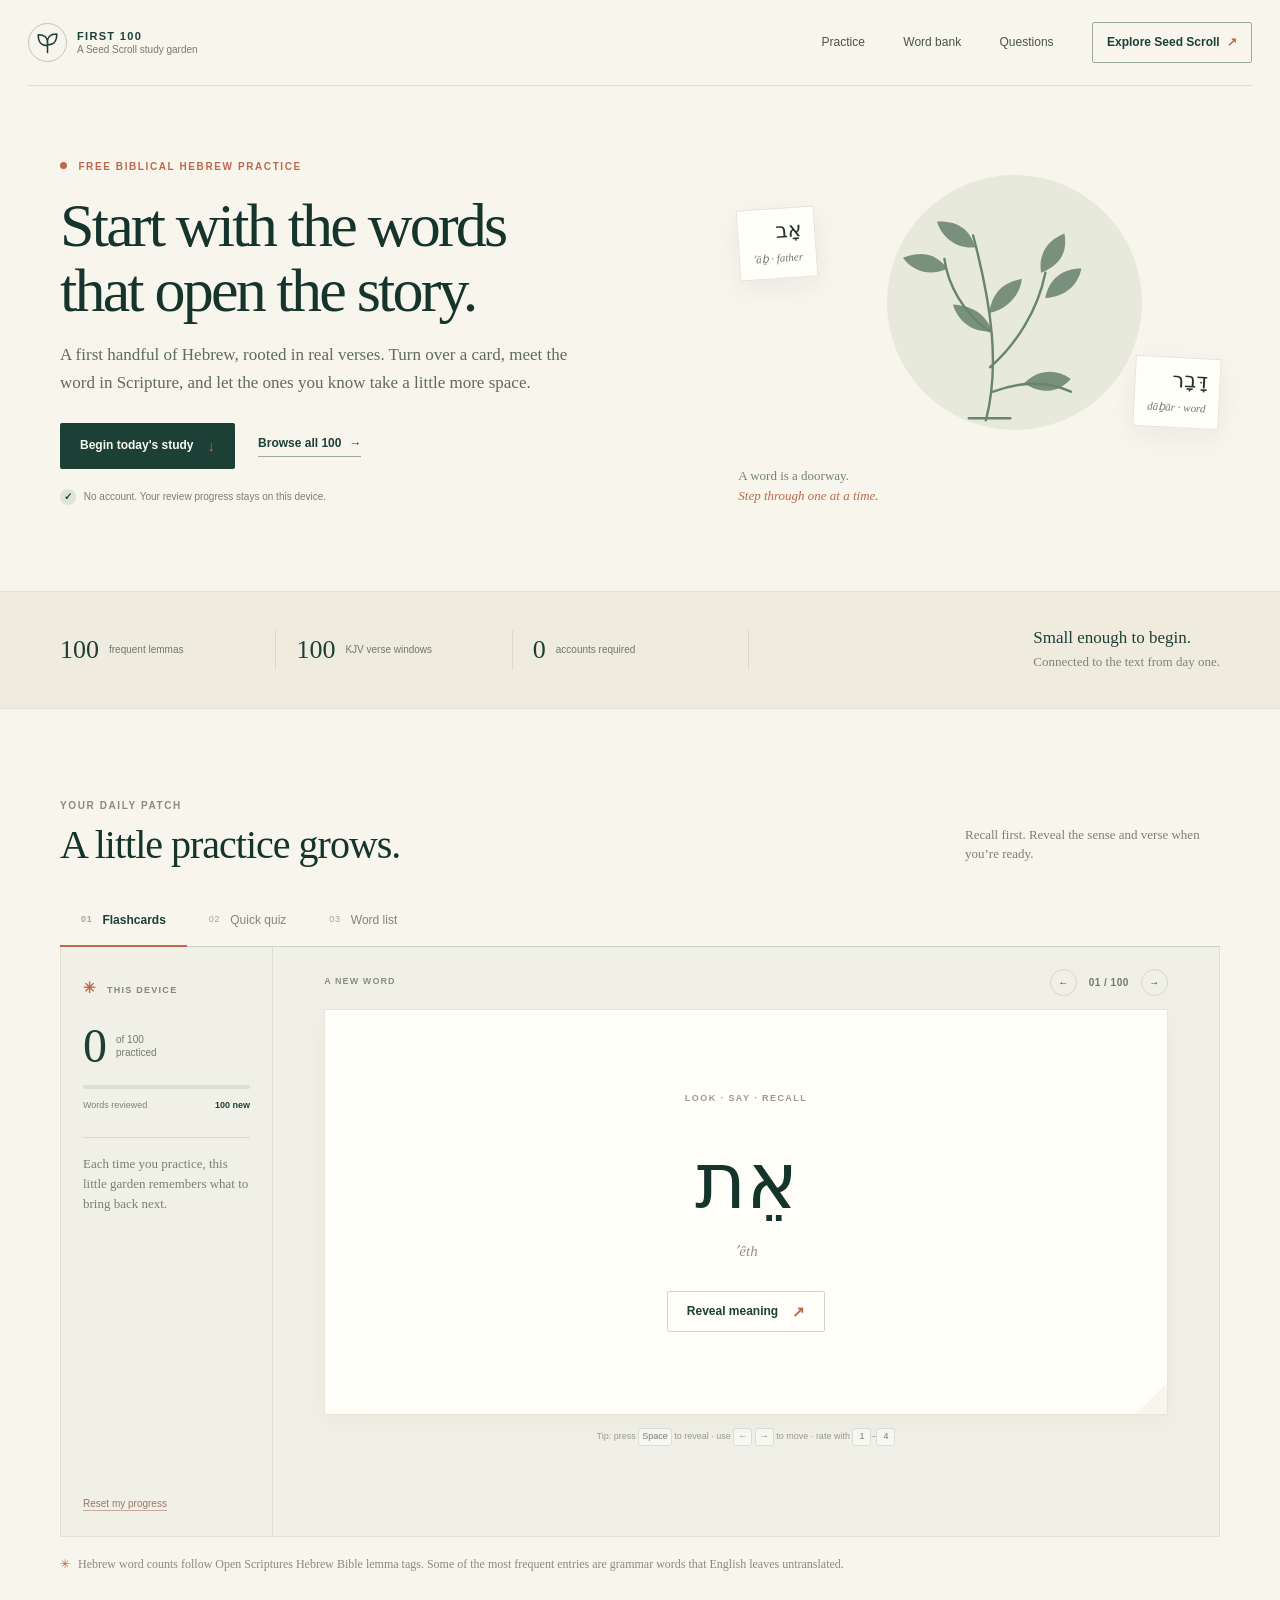
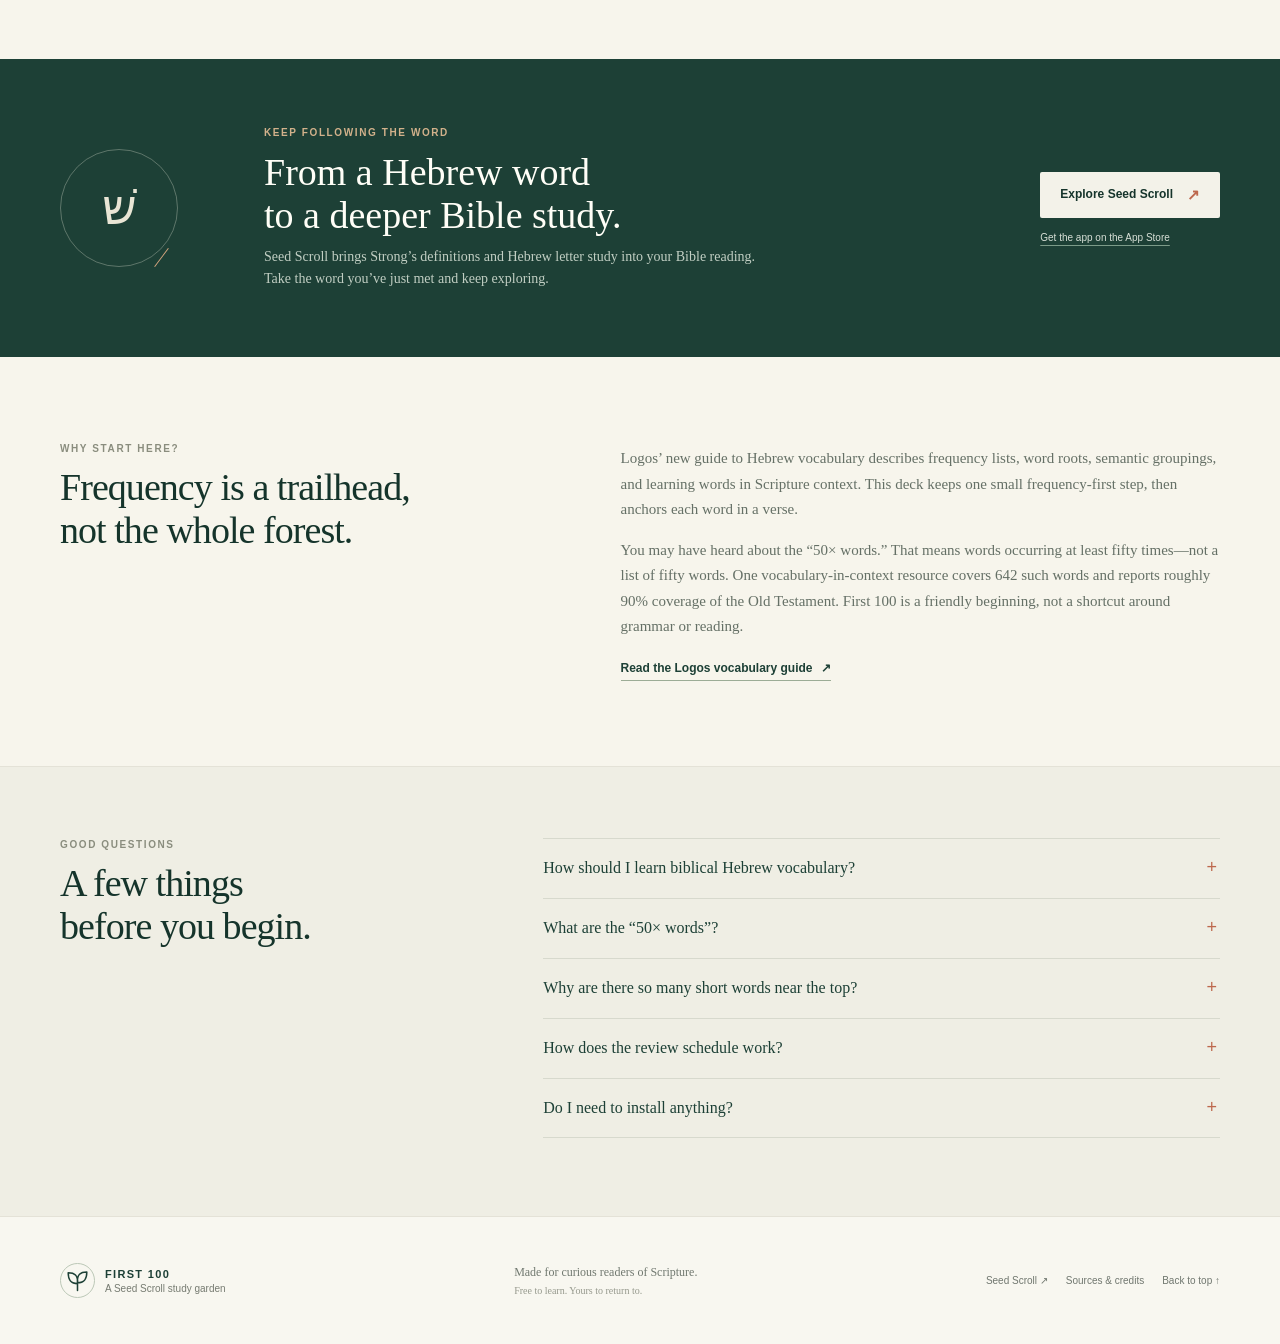
<file: site/index.html>
<!doctype html>
<html lang="en">
  <head>
    <meta charset="utf-8">
    <meta name="viewport" content="width=device-width, initial-scale=1">
    <meta name="theme-color" content="#f7f5ec">
    <meta name="description" content="Learn the 100 most frequent biblical Hebrew lemmas with pointed Hebrew, transliteration, Strong's numbers, KJV examples, flashcards, and a free spaced-review trainer.">
    <meta property="og:type" content="website">
    <meta property="og:title" content="First 100 — Biblical Hebrew Vocabulary Trainer">
    <meta property="og:description" content="A small, free Hebrew vocabulary deck with real Scripture context and a gentle spaced-review rhythm.">
    <title>First 100 — Free Biblical Hebrew Vocabulary Trainer</title>
    <link rel="canonical" href="https://kristinejvargas-design.github.io/word-garden-hebrew-100/">
    <link rel="icon" href="data:image/svg+xml,%3Csvg xmlns='http://www.w3.org/2000/svg' viewBox='0 0 64 64'%3E%3Crect width='64' height='64' rx='18' fill='%231d4036'/%3E%3Cpath d='M32 49V25m0 8c-13 0-16-8-16-16 11 0 17 4 16 16Zm0 8c13 0 16-8 16-16-11 0-17 4-16 16Z' fill='none' stroke='%23f4ead3' stroke-linecap='round' stroke-linejoin='round' stroke-width='3'/%3E%3C/svg%3E">
    <link rel="stylesheet" href="styles.css">
    <script type="application/ld+json">
      {
        "@context": "https://schema.org",
        "@type": "WebApplication",
        "name": "First 100 Biblical Hebrew Vocabulary Trainer",
        "applicationCategory": "EducationalApplication",
        "operatingSystem": "Any",
        "isAccessibleForFree": true,
        "description": "A free study tool for the 100 most frequent biblical Hebrew lemmas, with flashcards, a quiz, and spaced repetition stored on the learner's device.",
        "offers": { "@type": "Offer", "price": "0", "priceCurrency": "USD" },
        "publisher": { "@type": "Organization", "name": "Seed Scroll", "url": "https://seedscroll.app" }
      }
    </script>
    <script type="application/ld+json">
      {
        "@context": "https://schema.org",
        "@type": "FAQPage",
        "mainEntity": [
          { "@type": "Question", "name": "How should I learn biblical Hebrew vocabulary?", "acceptedAnswer": { "@type": "Answer", "text": "Use active recall: look at the pointed Hebrew, try to remember the meaning, then reveal it. Short, regular sessions and spaced review help words stick. Seeing a word in a verse also gives the gloss a place to live." } },
          { "@type": "Question", "name": "What are the 50× words?", "acceptedAnswer": { "@type": "Answer", "text": "It is a frequency threshold: words appearing at least 50 times in the Hebrew Bible. Logos describes a separate vocabulary-in-context resource with 642 non-proper-name words at that threshold and reports about 90% coverage. This 100-word starter set is not the same list or coverage claim." } },
          { "@type": "Question", "name": "Why are there so many short words near the top?", "acceptedAnswer": { "@type": "Answer", "text": "High-frequency lists include particles, pronouns, and conjunctions. Some Hebrew words have no single English equivalent, and Hebrew can attach short prefixes to a word. Attached forms are grouped with their base Strong’s lemma." } },
          { "@type": "Question", "name": "How does the review schedule work?", "acceptedAnswer": { "@type": "Answer", "text": "After revealing a card, choose Again, Hard, Good, or Easy. The next review is scheduled later each time. Your schedule is saved in this browser on this device; it is not sent to an account." } },
          { "@type": "Question", "name": "Do I need to install anything?", "acceptedAnswer": { "@type": "Answer", "text": "No. The trainer runs in your browser and is free to use. A connection is needed the first time to load the vocabulary file; review progress stays local in your browser storage." } }
        ]
      }
    </script>
  </head>
  <body>
    <a class="skip-link" href="#practice">Skip to the trainer</a>
    <header class="site-header">
      <a class="brand" href="#top" aria-label="First 100 home">
        <span class="brand-mark" aria-hidden="true">
          <svg viewBox="0 0 40 40" fill="none"><path d="M20 33V17m0 7C10 24 8 18 8 10c8 0 13 3 12 14Zm0-1c10 0 12-6 12-14-8 0-13 3-12 14Z" stroke="currentColor" stroke-width="2" stroke-linecap="round" stroke-linejoin="round"/></svg>
        </span>
        <span class="brand-text"><strong>FIRST 100</strong><small>A Seed Scroll study garden</small></span>
      </a>
      <nav class="main-nav" aria-label="Main navigation">
        <a href="#practice">Practice</a>
        <a href="#wordbank">Word bank</a>
        <a href="#questions">Questions</a>
        <a class="nav-cta" href="https://seedscroll.app/?utm_source=hebrew-word-garden&amp;utm_medium=site&amp;utm_campaign=first-100" target="_blank" rel="noopener">Explore Seed Scroll <span aria-hidden="true">↗</span></a>
      </nav>
      <button class="menu-toggle" type="button" aria-expanded="false" aria-controls="mobile-menu" aria-label="Open menu">
        <span></span><span></span>
      </button>
      <nav class="mobile-menu" id="mobile-menu" aria-label="Mobile navigation" hidden>
        <a href="#practice">Practice</a><a href="#wordbank">Word bank</a><a href="#questions">Questions</a>
        <a href="https://seedscroll.app/?utm_source=hebrew-word-garden&amp;utm_medium=site&amp;utm_campaign=first-100" target="_blank" rel="noopener">Explore Seed Scroll ↗</a>
      </nav>
    </header>

    <main id="top">
      <section class="hero page-wrap" aria-labelledby="hero-title">
        <div class="hero-copy">
          <p class="eyebrow"><span class="eyebrow-dot"></span> FREE BIBLICAL HEBREW PRACTICE</p>
          <h1 id="hero-title">Start with the words<br class="desktop-break"> that open the story.</h1>
          <p class="hero-intro">A first handful of Hebrew, rooted in real verses. Turn over a card, meet the word in Scripture, and let the ones you know take a little more space.</p>
          <div class="hero-actions">
            <a class="button button-dark" href="#practice" id="start-practice">Begin today's study <span aria-hidden="true">↓</span></a>
            <a class="text-link" href="#wordbank">Browse all 100 <span aria-hidden="true">→</span></a>
          </div>
          <p class="local-note"><span class="local-check" aria-hidden="true">✓</span> No account. Your review progress stays on this device.</p>
        </div>
        <div class="hero-art" aria-hidden="true">
          <div class="art-sun"></div>
          <svg class="branch-svg" viewBox="0 0 240 250" fill="none">
            <path d="M117 227C130 177 123 121 105 53M121 177C146 155 166 123 173 88M120 143C96 126 81 99 78 75M124 200C149 190 176 190 197 200" stroke="currentColor" stroke-width="2.3" stroke-linecap="round"/>
            <path d="M107 64C91 66 76 56 71 40c19-1 31 7 36 24Zm-26 20c-16 8-33 3-42-10 17-7 31-4 42 10Zm39 42c16-3 29-16 31-32-18 3-28 13-31 32Zm49-38c-3-17 6-31 22-37 3 18-4 30-22 37Zm4 24c3-18 16-28 34-28-4 17-15 26-34 28Zm-50 31c-17 2-32-8-37-25 18 1 31 9 37 25Zm30 49c13-13 30-14 44-4-12 13-27 15-44 4Z" fill="currentColor" opacity=".88"/>
            <path d="M101 225h39" stroke="currentColor" stroke-width="2.3" stroke-linecap="round"/>
          </svg>
          <div class="art-word art-word-one"><span>אָב</span><small>ʾāḇ · father</small></div>
          <div class="art-word art-word-two"><span>דָּבָר</span><small>dāḇār · word</small></div>
          <div class="art-caption">A word is a doorway.<br><em>Step through one at a time.</em></div>
        </div>
      </section>

      <section class="promise-strip" aria-label="About this study set">
        <div class="promise-inner page-wrap">
          <div><strong>100</strong><span>frequent lemmas</span></div>
          <div><strong>100</strong><span>KJV verse windows</span></div>
          <div><strong>0</strong><span>accounts required</span></div>
          <p>Small enough to begin.<br><span>Connected to the text from day one.</span></p>
        </div>
      </section>

      <section class="practice-section page-wrap" id="practice" aria-labelledby="practice-heading">
        <div class="section-heading">
          <div>
            <p class="eyebrow eyebrow-muted">YOUR DAILY PATCH</p>
            <h2 id="practice-heading">A little practice grows.</h2>
          </div>
          <p class="section-aside">Recall first. Reveal the sense and verse when you’re ready.</p>
        </div>

        <div class="mode-tabs" id="wordbank" role="tablist" aria-label="Choose a practice mode">
          <button class="mode-tab is-active" id="tab-cards" type="button" role="tab" aria-selected="true" aria-controls="cards-view" data-view="cards-view"><span class="tab-number">01</span> Flashcards</button>
          <button class="mode-tab" id="tab-quiz" type="button" role="tab" aria-selected="false" aria-controls="quiz-view" data-view="quiz-view"><span class="tab-number">02</span> Quick quiz</button>
          <button class="mode-tab" id="tab-list" type="button" role="tab" aria-selected="false" aria-controls="list-view" data-view="list-view"><span class="tab-number">03</span> Word list</button>
        </div>

        <div class="practice-layout">
          <aside class="progress-rail" aria-label="Your study progress">
            <div class="rail-label"><span class="rail-icon" aria-hidden="true">✳</span> THIS DEVICE</div>
            <div class="progress-number"><strong id="known-count">0</strong><span>of 100<br>practiced</span></div>
            <div class="progress-track" role="progressbar" aria-label="Words practiced" aria-valuemin="0" aria-valuemax="100" aria-valuenow="0" id="progress-track"><span id="progress-fill"></span></div>
            <div class="progress-details"><span>Words reviewed</span><strong id="due-count">100 new</strong></div>
            <div class="rail-rule"></div>
            <p class="rail-copy">Each time you practice, this little garden remembers what to bring back next.</p>
            <button class="reset-link" id="reset-progress" type="button">Reset my progress</button>
          </aside>

          <div class="practice-content">
            <section id="cards-view" class="practice-view" role="tabpanel" aria-labelledby="tab-cards">
              <div class="card-topline">
                <span id="deck-label">YOUR FIRST WORD</span>
                <div class="card-pager"><button id="card-prev" type="button" aria-label="Previous word">←</button><span id="card-position">01 / 100</span><button id="card-next" type="button" aria-label="Next word">→</button></div>
              </div>
              <article class="flash-card" id="flash-card" aria-live="polite">
                <div class="card-front" id="card-front">
                  <p class="card-instruction">LOOK · SAY · RECALL</p>
                  <p class="hebrew-word" id="card-hebrew" lang="he" dir="rtl">אָב</p>
                  <p class="transliteration" id="card-transliteration">ʾāḇ</p>
                  <button class="button button-cream" id="reveal-card" type="button">Reveal meaning <span aria-hidden="true">↗</span></button>
                </div>
                <div class="card-back" id="card-back" hidden>
                  <p class="card-instruction">THE WORD IN A VERSE</p>
                  <p class="card-gloss" id="card-gloss"></p>
                  <div class="strong-line"><span id="card-strong"></span><span id="card-frequency"></span></div>
                  <blockquote class="verse-quote"><p id="card-verse"></p><cite id="card-reference"></cite></blockquote>
                  <a class="seed-link" id="word-seed-link" href="https://seedscroll.app/" target="_blank" rel="noopener">Study this word deeper in Seed Scroll <span aria-hidden="true">↗</span></a>
                </div>
                <span class="card-corner" aria-hidden="true"></span>
              </article>
              <div class="rating-row" id="rating-row" hidden aria-label="How well did you remember this word?">
                <button class="rating-button rating-again" type="button" data-rating="again"><strong>Again</strong><span>1 minute</span></button>
                <button class="rating-button" type="button" data-rating="hard"><strong>Hard</strong><span>1 day</span></button>
                <button class="rating-button" type="button" data-rating="good"><strong>Good</strong><span>3 days</span></button>
                <button class="rating-button rating-easy" type="button" data-rating="easy"><strong>Easy</strong><span>5 days</span></button>
              </div>
              <p class="keyboard-note">Tip: press <kbd>Space</kbd> to reveal · use <kbd>←</kbd> <kbd>→</kbd> to move · rate with <kbd>1</kbd>–<kbd>4</kbd></p>
            </section>

            <section id="quiz-view" class="practice-view quiz-view" role="tabpanel" aria-labelledby="tab-quiz" hidden>
              <div class="quiz-head"><p class="card-instruction">QUICK RECALL</p><span id="quiz-score">0 correct</span></div>
              <p class="quiz-prompt-label">Which Hebrew word matches?</p>
              <h3 class="quiz-prompt" id="quiz-prompt">Ready when you are.</h3>
              <div class="quiz-choices" id="quiz-choices"></div>
              <p class="quiz-feedback" id="quiz-feedback" aria-live="polite">Choose the Hebrew word that best matches the gloss.</p>
              <button class="button button-dark" id="next-question" type="button">Start the quiz <span aria-hidden="true">→</span></button>
            </section>

            <section id="list-view" class="practice-view list-view" role="tabpanel" aria-labelledby="tab-list" hidden>
              <div class="list-heading"><div><p class="card-instruction">THE WHOLE PATCH</p><h3>100 words, in order.</h3></div><span id="list-result-count">100 words</span></div>
              <label class="search-box"><span aria-hidden="true">⌕</span><span class="sr-only">Search words</span><input id="word-search" type="search" placeholder="Search Hebrew, transliteration, gloss, Strong’s…" autocomplete="off"></label>
              <div class="word-table-wrap"><table class="word-table"><thead><tr><th scope="col">#</th><th scope="col">Hebrew</th><th scope="col">Transliteration</th><th scope="col">Gloss</th><th scope="col">Count</th><th scope="col"><span class="sr-only">Study link</span></th></tr></thead><tbody id="word-rows"></tbody></table></div>
              <p class="table-note">Counts group pointed forms under their Strong’s lemma; attached Hebrew prefixes stay with the base word.</p>
            </section>
          </div>
        </div>
        <p class="notice-line"><span aria-hidden="true">✳</span> Hebrew word counts follow Open Scriptures Hebrew Bible lemma tags. Some of the most frequent entries are grammar words that English leaves untranslated.</p>
      </section>

      <section class="seed-bridge" aria-labelledby="seed-heading">
        <div class="seed-bridge-inner page-wrap">
          <div class="seed-bridge-mark" aria-hidden="true"><span>שׁ</span><i></i></div>
          <div class="seed-bridge-copy"><p class="eyebrow eyebrow-light">KEEP FOLLOWING THE WORD</p><h2 id="seed-heading">From a Hebrew word<br>to a deeper Bible study.</h2><p>Seed Scroll brings Strong’s definitions and Hebrew letter study into your Bible reading. Take the word you’ve just met and keep exploring.</p></div>
          <div class="seed-bridge-actions"><a class="button button-light" href="https://seedscroll.app/?utm_source=hebrew-word-garden&amp;utm_medium=bridge&amp;utm_campaign=first-100" target="_blank" rel="noopener">Explore Seed Scroll <span aria-hidden="true">↗</span></a><a class="store-link" href="https://apps.apple.com/us/app/seed-scroll-bible-study/id6759810895" target="_blank" rel="noopener">Get the app on the App Store</a></div>
        </div>
      </section>

      <section class="method-section page-wrap" aria-labelledby="method-heading">
        <div class="method-title"><p class="eyebrow eyebrow-muted">WHY START HERE?</p><h2 id="method-heading">Frequency is a trailhead,<br>not the whole forest.</h2></div>
        <div class="method-copy"><p>Logos’ new guide to Hebrew vocabulary describes frequency lists, word roots, semantic groupings, and learning words in Scripture context. This deck keeps one small frequency-first step, then anchors each word in a verse.</p><p>You may have heard about the “50× words.” That means words occurring at least fifty times—not a list of fifty words. One vocabulary-in-context resource covers 642 such words and reports roughly 90% coverage of the Old Testament. First 100 is a friendly beginning, not a shortcut around grammar or reading.</p><a class="text-link" href="https://www.logos.com/grow/nook-hebrew-vocabulary-books/" target="_blank" rel="noopener">Read the Logos vocabulary guide <span aria-hidden="true">↗</span></a></div>
      </section>

      <section class="faq-section" id="questions" aria-labelledby="faq-heading">
        <div class="page-wrap faq-inner">
          <div class="faq-intro"><p class="eyebrow eyebrow-muted">GOOD QUESTIONS</p><h2 id="faq-heading">A few things<br>before you begin.</h2></div>
          <div class="faq-list">
            <details><summary>How should I learn biblical Hebrew vocabulary?</summary><p>Use active recall: look at the pointed Hebrew, try to remember the meaning, then reveal it. Short, regular sessions and spaced review help words stick. Seeing a word in a verse also gives the gloss a place to live.</p></details>
            <details><summary>What are the “50× words”?</summary><p>It’s a frequency threshold: words appearing at least 50 times in the Hebrew Bible. Logos’ guide describes a vocabulary-in-context resource with 642 non-proper-name words at that threshold and reports about 90% coverage. This 100-word starter set is not the same list or coverage claim.</p></details>
            <details><summary>Why are there so many short words near the top?</summary><p>High-frequency lists include particles, pronouns, and conjunctions. Some Hebrew words have no single English equivalent, and Hebrew can attach short prefixes to a word. We group those forms with their base Strong’s lemma so the study set stays useful for reading.</p></details>
            <details><summary>How does the review schedule work?</summary><p>After revealing a card, choose Again, Hard, Good, or Easy. The next review is scheduled a little later each time. Your schedule is saved in this browser on this device; it is not sent to an account.</p></details>
            <details><summary>Do I need to install anything?</summary><p>No. The trainer runs in your browser and is free to use. A stable internet connection is needed the first time to load the vocabulary file; review progress stays local in your browser storage.</p></details>
          </div>
        </div>
      </section>
    </main>

    <footer class="site-footer">
      <div class="footer-inner page-wrap">
        <a class="brand footer-brand" href="#top"><span class="brand-mark" aria-hidden="true"><svg viewBox="0 0 40 40" fill="none"><path d="M20 33V17m0 7C10 24 8 18 8 10c8 0 13 3 12 14Zm0-1c10 0 12-6 12-14-8 0-13 3-12 14Z" stroke="currentColor" stroke-width="2" stroke-linecap="round" stroke-linejoin="round"/></svg></span><span class="brand-text"><strong>FIRST 100</strong><small>A Seed Scroll study garden</small></span></a>
        <p>Made for curious readers of Scripture.<br><span>Free to learn. Yours to return to.</span></p>
        <div class="footer-links"><a href="https://seedscroll.app/" target="_blank" rel="noopener">Seed Scroll ↗</a><a href="THIRD-PARTY-NOTICES.md">Sources &amp; credits</a><a href="#top">Back to top ↑</a></div>
      </div>
    </footer>
    <div class="sr-only" id="announcer" aria-live="polite"></div>
    <script src="app.js" defer></script>
  </body>
</html>
</file>
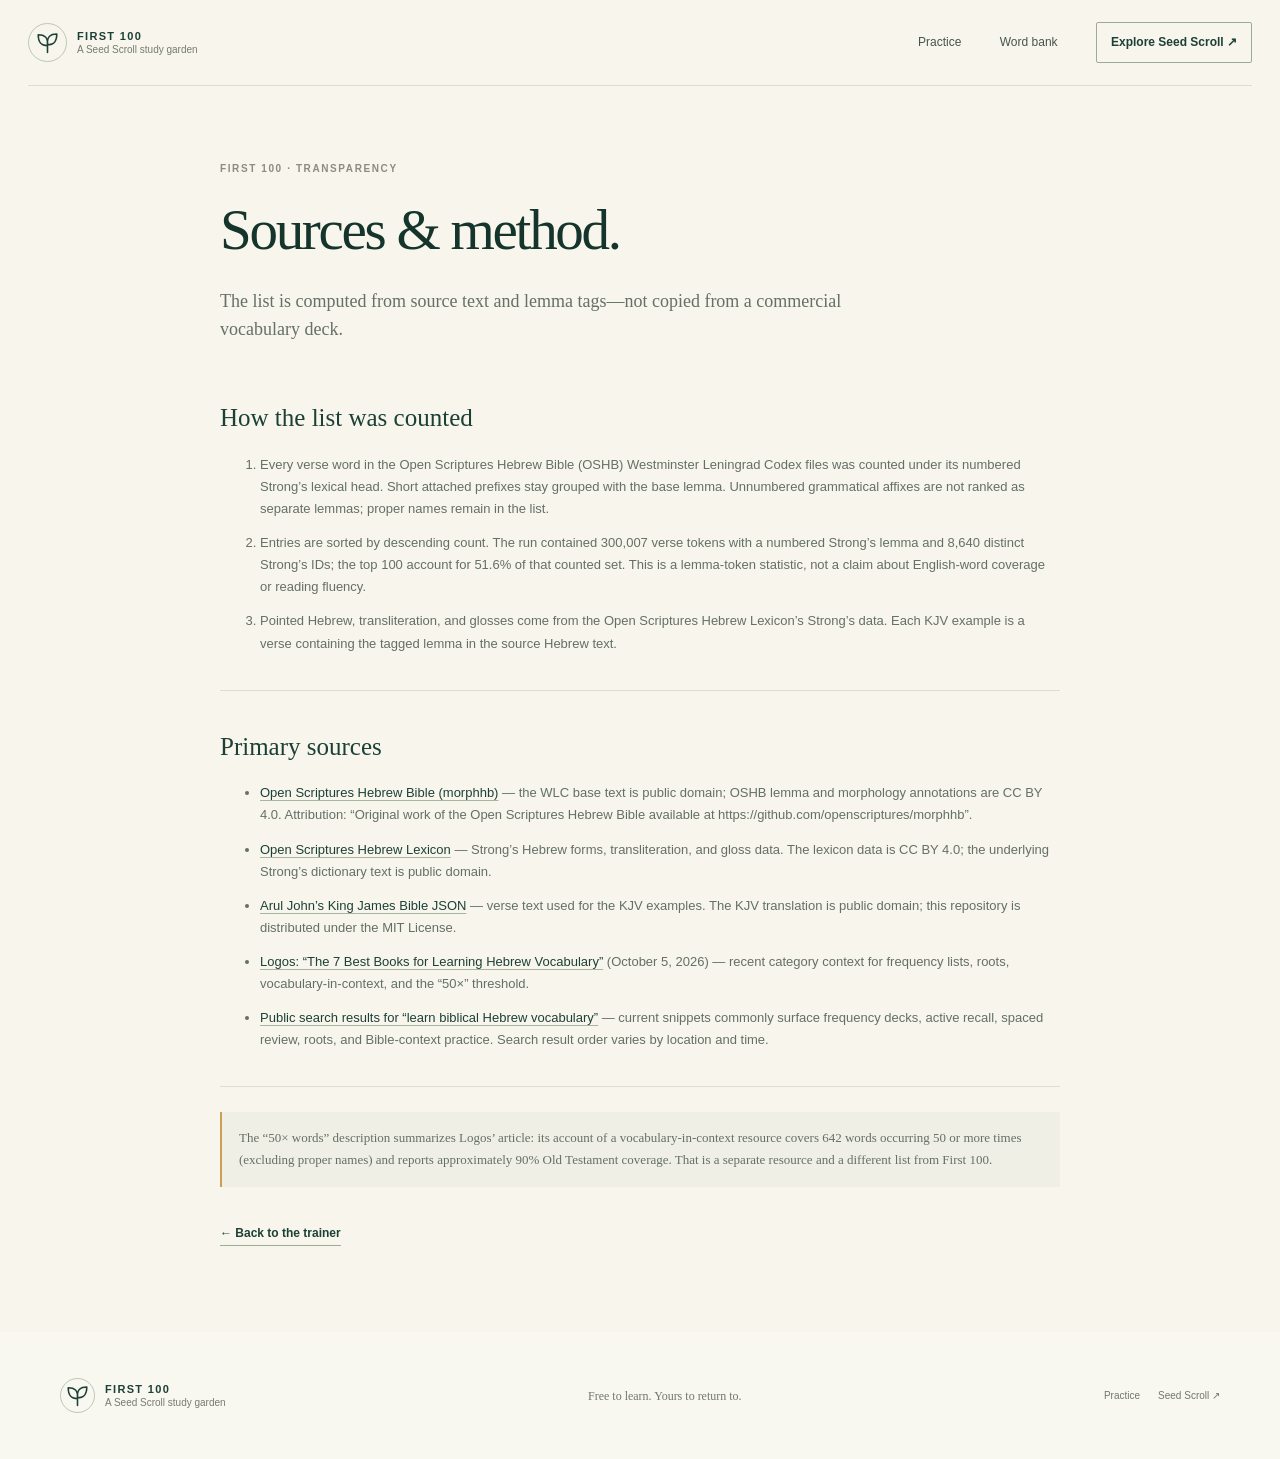
<file: site/sources.html>
<!doctype html>
<html lang="en">
  <head>
    <meta charset="utf-8"><meta name="viewport" content="width=device-width, initial-scale=1">
    <meta name="theme-color" content="#f7f5ec">
    <meta name="description" content="Sources, frequency-count method, and acknowledgements for the First 100 biblical Hebrew vocabulary trainer.">
    <title>Sources &amp; Method — First 100</title>
    <link rel="canonical" href="https://kristinejvargas-design.github.io/word-garden-hebrew-100/sources.html">
    <link rel="stylesheet" href="styles.css">
  </head>
  <body>
    <header class="site-header">
      <a class="brand" href="index.html"><span class="brand-mark" aria-hidden="true"><svg viewBox="0 0 40 40" fill="none"><path d="M20 33V17m0 7C10 24 8 18 8 10c8 0 13 3 12 14Zm0-1c10 0 12-6 12-14-8 0-13 3-12 14Z" stroke="currentColor" stroke-width="2" stroke-linecap="round" stroke-linejoin="round"/></svg></span><span class="brand-text"><strong>FIRST 100</strong><small>A Seed Scroll study garden</small></span></a>
      <nav class="main-nav" aria-label="Main navigation"><a href="index.html#practice">Practice</a><a href="index.html#wordbank">Word bank</a><a class="nav-cta" href="https://seedscroll.app/" target="_blank" rel="noopener">Explore Seed Scroll ↗</a></nav>
    </header>
    <main class="page-wrap source-page">
      <p class="eyebrow eyebrow-muted">FIRST 100 · TRANSPARENCY</p>
      <h1>Sources &amp; method.</h1>
      <p class="source-lede">The list is computed from source text and lemma tags—not copied from a commercial vocabulary deck.</p>
      <div class="source-method">
        <h2>How the list was counted</h2>
        <ol>
          <li>Every verse word in the Open Scriptures Hebrew Bible (OSHB) Westminster Leningrad Codex files was counted under its numbered Strong’s lexical head. Short attached prefixes stay grouped with the base lemma. Unnumbered grammatical affixes are not ranked as separate lemmas; proper names remain in the list.</li>
          <li>Entries are sorted by descending count. The run contained 300,007 verse tokens with a numbered Strong’s lemma and 8,640 distinct Strong’s IDs; the top 100 account for 51.6% of that counted set. This is a lemma-token statistic, not a claim about English-word coverage or reading fluency.</li>
          <li>Pointed Hebrew, transliteration, and glosses come from the Open Scriptures Hebrew Lexicon’s Strong’s data. Each KJV example is a verse containing the tagged lemma in the source Hebrew text.</li>
        </ol>
      </div>
      <div class="source-list">
        <h2>Primary sources</h2>
        <ul>
          <li><a href="https://github.com/openscriptures/morphhb" target="_blank" rel="noopener">Open Scriptures Hebrew Bible (morphhb)</a> — the WLC base text is public domain; OSHB lemma and morphology annotations are CC BY 4.0. Attribution: “Original work of the Open Scriptures Hebrew Bible available at https://github.com/openscriptures/morphhb”.</li>
          <li><a href="https://github.com/openscriptures/HebrewLexicon" target="_blank" rel="noopener">Open Scriptures Hebrew Lexicon</a> — Strong’s Hebrew forms, transliteration, and gloss data. The lexicon data is CC BY 4.0; the underlying Strong’s dictionary text is public domain.</li>
          <li><a href="https://github.com/aruljohn/Bible-kjv" target="_blank" rel="noopener">Arul John’s King James Bible JSON</a> — verse text used for the KJV examples. The KJV translation is public domain; this repository is distributed under the MIT License.</li>
          <li><a href="https://www.logos.com/grow/nook-hebrew-vocabulary-books/" target="_blank" rel="noopener">Logos: “The 7 Best Books for Learning Hebrew Vocabulary”</a> (October 5, 2026) — recent category context for frequency lists, roots, vocabulary-in-context, and the “50×” threshold.</li>
          <li><a href="https://html.duckduckgo.com/html/?q=learn+biblical+Hebrew+vocabulary" target="_blank" rel="noopener">Public search results for “learn biblical Hebrew vocabulary”</a> — current snippets commonly surface frequency decks, active recall, spaced review, roots, and Bible-context practice. Search result order varies by location and time.</li>
        </ul>
      </div>
      <p class="source-note">The “50× words” description summarizes Logos’ article: its account of a vocabulary-in-context resource covers 642 words occurring 50 or more times (excluding proper names) and reports approximately 90% Old Testament coverage. That is a separate resource and a different list from First 100.</p>
      <a class="text-link" href="index.html">← Back to the trainer</a>
    </main>
    <footer class="site-footer"><div class="footer-inner page-wrap"><a class="brand footer-brand" href="index.html"><span class="brand-mark" aria-hidden="true"><svg viewBox="0 0 40 40" fill="none"><path d="M20 33V17m0 7C10 24 8 18 8 10c8 0 13 3 12 14Zm0-1c10 0 12-6 12-14-8 0-13 3-12 14Z" stroke="currentColor" stroke-width="2" stroke-linecap="round" stroke-linejoin="round"/></svg></span><span class="brand-text"><strong>FIRST 100</strong><small>A Seed Scroll study garden</small></span></a><p>Free to learn. Yours to return to.</p><div class="footer-links"><a href="index.html#practice">Practice</a><a href="https://seedscroll.app/" target="_blank" rel="noopener">Seed Scroll ↗</a></div></div></footer>
  </body>
</html>
</file>
<file: site/styles.css>
:root {
  color-scheme: light;
  --paper: #f7f5ec;
  --paper-deep: #efecdf;
  --white: #fffef9;
  --ink: #21312c;
  --muted: #69736b;
  --forest: #1d4036;
  --forest-dark: #15342b;
  --sage: #dce6d7;
  --sage-deep: #b9cbb6;
  --clay: #bd694e;
  --line: #dcded2;
  --gold: #c99f56;
  --serif: Georgia, "Times New Roman", serif;
  --sans: -apple-system, BlinkMacSystemFont, "Segoe UI", sans-serif;
  --hebrew: "Noto Sans Hebrew", "Times New Roman", serif;
  --page-width: 1160px;
}

* { box-sizing: border-box; }
html { scroll-behavior: smooth; scroll-padding-top: 92px; }
body { margin: 0; background: var(--paper); color: var(--ink); font-family: var(--sans); font-size: 16px; line-height: 1.55; -webkit-font-smoothing: antialiased; }
button, input { font: inherit; }
button, a { -webkit-tap-highlight-color: transparent; }
a { color: inherit; }
button:focus-visible, a:focus-visible, input:focus-visible, summary:focus-visible { outline: 3px solid #b77b44; outline-offset: 3px; }
.page-wrap { width: min(var(--page-width), calc(100% - 56px)); margin-inline: auto; }
.sr-only { position: absolute; width: 1px; height: 1px; padding: 0; margin: -1px; overflow: hidden; clip: rect(0, 0, 0, 0); white-space: nowrap; border: 0; }
.skip-link { position: fixed; z-index: 20; top: 10px; left: 10px; transform: translateY(-150%); background: var(--forest); color: white; padding: 10px 14px; border-radius: 4px; }
.skip-link:focus { transform: translateY(0); }

.site-header { position: relative; z-index: 5; min-height: 86px; width: min(1320px, calc(100% - 56px)); margin-inline: auto; display: flex; align-items: center; justify-content: space-between; border-bottom: 1px solid rgba(33,49,44,.12); }
.brand { display: inline-flex; align-items: center; gap: 10px; text-decoration: none; }
.brand-mark { width: 39px; height: 39px; display: grid; place-items: center; border: 1px solid #bcc8b7; color: var(--forest); border-radius: 50%; }
.brand-mark svg { width: 31px; height: 31px; }
.brand-text { display: grid; gap: 0; line-height: 1.3; }
.brand-text strong { color: var(--forest); letter-spacing: .12em; font-size: 11px; }
.brand-text small { color: #767b71; font-size: 10px; }
.main-nav { display: flex; align-items: center; gap: clamp(18px, 3vw, 39px); }
.main-nav a { color: #47554d; font-size: 12px; text-decoration: none; }
.main-nav a:hover, .footer-links a:hover { color: var(--clay); }
.main-nav .nav-cta { color: var(--forest); border: 1px solid #9cab98; padding: 10px 14px; border-radius: 2px; font-weight: 600; }
.main-nav .nav-cta span { color: var(--clay); margin-left: 4px; }
.menu-toggle, .mobile-menu { display: none; }

.hero { min-height: 505px; display: grid; grid-template-columns: 1.08fr .92fr; align-items: center; gap: 34px; padding-block: 56px 68px; }
.hero-copy { max-width: 600px; padding-block: 10px; }
.eyebrow { margin: 0 0 19px; color: var(--clay); font-size: 10px; font-weight: 700; letter-spacing: .16em; line-height: 1.4; }
.eyebrow-dot { width: 7px; height: 7px; display: inline-block; margin-right: 7px; border-radius: 50%; background: var(--clay); vertical-align: 1px; }
h1, h2, h3, p { margin-top: 0; }
.hero h1 { max-width: 660px; margin: 0 0 19px; color: var(--forest-dark); font-family: var(--serif); font-size: 62px; font-weight: 400; letter-spacing: -.045em; line-height: 1.04; }
.hero-intro { max-width: 510px; margin-bottom: 25px; color: #5f6a61; font-family: var(--serif); font-size: 17px; line-height: 1.65; }
.hero-actions { display: flex; align-items: center; gap: 23px; }
.button { min-height: 46px; display: inline-flex; align-items: center; justify-content: center; gap: 14px; padding: 0 19px; border: 1px solid transparent; border-radius: 2px; text-decoration: none; cursor: pointer; font-size: 12px; font-weight: 650; transition: background-color 150ms ease, color 150ms ease, border-color 150ms ease, transform 150ms ease; }
.button:hover { transform: translateY(-1px); }
.button-dark { color: #f9f8f1; background: var(--forest); }
.button-dark:hover { background: #285647; }
.button-cream { min-height: 41px; color: var(--forest); background: var(--white); border-color: #cfd6ca; }
.button-cream:hover { background: #f2f4ec; }
.button-light { color: var(--forest-dark); background: #f3f2e9; }
.button-light:hover { background: #fffef8; }
.button span { color: var(--clay); font-size: 15px; }
.text-link { display: inline-flex; align-items: center; gap: 8px; color: var(--forest); font-size: 12px; font-weight: 650; text-decoration: none; border-bottom: 1px solid #9cac96; padding-bottom: 3px; }
.text-link:hover { color: var(--clay); border-color: var(--clay); }
.local-note { margin: 20px 0 0; color: #788078; font-size: 10px; }
.local-check { display: inline-grid; width: 16px; height: 16px; place-items: center; margin-right: 5px; border-radius: 50%; background: #dce6d7; color: var(--forest); font-size: 10px; font-weight: 800; }
.hero-art { position: relative; min-height: 354px; isolation: isolate; display: grid; place-items: center; color: #6a856f; }
.art-sun { position: absolute; z-index: -1; top: 19px; right: 15%; width: 255px; height: 255px; border-radius: 50%; background: #e7eadb; }
.branch-svg { position: absolute; top: 21px; left: 50%; width: 255px; height: 270px; transform: translateX(-39%); }
.art-word { position: absolute; z-index: 1; padding: 9px 13px 8px; color: var(--ink); background: var(--white); border: 1px solid #e4e4d9; box-shadow: 0 8px 26px rgba(34,52,42,.06); }
.art-word span { display: block; direction: rtl; font-family: var(--hebrew); font-size: 21px; line-height: 1.3; }
.art-word small { color: #707971; font-family: var(--serif); font-size: 11px; font-style: italic; }
.art-word-one { top: 52px; left: 7%; transform: rotate(-4deg); }
.art-word-two { right: 0; bottom: 81px; transform: rotate(3deg); }
.art-caption { position: absolute; bottom: 3px; left: 7%; color: #778076; font-family: var(--serif); font-size: 13px; line-height: 1.55; }
.art-caption em { color: var(--clay); }

.promise-strip { background: var(--paper-deep); border-block: 1px solid #e4e1d5; }
.promise-inner { min-height: 116px; display: grid; grid-template-columns: repeat(3, minmax(110px, .6fr)) 1.25fr; align-items: center; gap: 20px; }
.promise-inner > div { display: flex; align-items: center; gap: 10px; border-right: 1px solid #d7d9ce; }
.promise-inner > div strong { color: var(--forest); font-family: var(--serif); font-size: 26px; font-weight: 400; }
.promise-inner > div span { max-width: 88px; color: #6f776e; font-size: 10px; line-height: 1.3; }
.promise-inner > p { margin: 0; justify-self: end; color: var(--forest); font-family: var(--serif); font-size: 17px; line-height: 1.35; }
.promise-inner > p span { color: #7c8378; font-size: 13px; }

.practice-section { padding-block: 90px 86px; scroll-margin-top: 24px; }
.section-heading { display: flex; align-items: end; justify-content: space-between; gap: 24px; margin-bottom: 27px; }
.eyebrow-muted { margin-bottom: 10px; color: #8a8d7e; }
.section-heading h2, .method-title h2, .faq-intro h2 { margin: 0; color: var(--forest-dark); font-family: var(--serif); font-size: 40px; font-weight: 400; letter-spacing: -.025em; line-height: 1.12; }
.section-aside { max-width: 255px; margin-bottom: 4px; color: #7a8177; font-family: var(--serif); font-size: 13px; line-height: 1.5; }
.mode-tabs { display: flex; gap: 1px; border-bottom: 1px solid #ccd2c7; }
.mode-tab { position: relative; min-height: 51px; display: inline-flex; align-items: center; gap: 10px; padding: 0 21px; border: 0; background: transparent; color: #80877e; cursor: pointer; font-size: 12px; }
.mode-tab::after { position: absolute; right: 0; bottom: -1px; left: 0; height: 2px; content: ""; background: transparent; }
.mode-tab:hover { color: var(--forest); }
.mode-tab.is-active { color: var(--forest); font-weight: 700; }
.mode-tab.is-active::after { background: var(--clay); }
.tab-number { color: #a3a69b; font-size: 9px; letter-spacing: .08em; }
.practice-layout { min-height: 590px; display: grid; grid-template-columns: 212px 1fr; background: #f1f0e6; border: 1px solid #e2e1d6; border-top: 0; }
.progress-rail { display: flex; flex-direction: column; align-items: flex-start; padding: 29px 22px 24px; border-right: 1px solid #dfdfd3; }
.rail-label { color: #82867c; font-size: 9px; font-weight: 700; letter-spacing: .14em; }
.rail-icon { margin-right: 6px; color: var(--clay); font-size: 15px; }
.progress-number { display: flex; align-items: center; gap: 9px; margin: 23px 0 15px; }
.progress-number strong { color: var(--forest); font-family: var(--serif); font-size: 48px; font-weight: 400; line-height: 1; }
.progress-number span { color: #737b72; font-size: 10px; line-height: 1.35; }
.progress-track { width: 100%; height: 4px; overflow: hidden; border-radius: 4px; background: #dadfd5; }
.progress-track span { width: 0; height: 100%; display: block; background: var(--clay); transition: width 250ms ease; }
.progress-details { width: 100%; display: flex; justify-content: space-between; gap: 6px; margin-top: 10px; color: #7c827a; font-size: 9px; }
.progress-details strong { color: var(--forest); font-size: 9px; font-weight: 650; }
.rail-rule { width: 100%; margin: 24px 0 16px; border-top: 1px solid #dadbcf; }
.rail-copy { margin: 0 0 20px; color: #778078; font-family: var(--serif); font-size: 13px; line-height: 1.55; }
.reset-link { margin-top: auto; padding: 0; border: 0; background: none; color: #9a7568; cursor: pointer; font-size: 10px; text-decoration: underline; text-decoration-color: #c9a89b; text-underline-offset: 3px; }
.reset-link:hover { color: #804c3c; }
.practice-content { min-width: 0; padding: 22px clamp(20px, 4vw, 52px) 31px; }
.card-topline { display: flex; align-items: center; justify-content: space-between; margin-bottom: 13px; color: #898d82; font-size: 9px; font-weight: 700; letter-spacing: .12em; }
.card-pager { display: flex; align-items: center; gap: 12px; color: #6f776f; font-size: 10px; letter-spacing: .05em; }
.card-pager button { width: 27px; height: 27px; border: 1px solid #d4d7cc; border-radius: 50%; background: transparent; color: var(--forest); cursor: pointer; }
.card-pager button:hover { background: var(--white); }
.flash-card { position: relative; min-height: 406px; overflow: hidden; display: grid; place-items: center; background: var(--white); border: 1px solid #e5e5da; box-shadow: 0 8px 25px rgba(42,53,43,.035); }
.card-front, .card-back { width: 100%; padding: 35px clamp(18px, 4vw, 54px); text-align: center; }
.card-front { display: grid; justify-items: center; align-content: center; min-height: 404px; }
.card-instruction { margin: 0 0 21px; color: #9a9b8f; font-size: 9px; font-weight: 700; letter-spacing: .16em; }
.hebrew-word { margin: 0 0 4px; color: var(--forest-dark); font-family: var(--hebrew); font-size: 78px; font-weight: 400; line-height: 1.4; }
.transliteration { margin: 0 0 28px; color: #929185; font-family: var(--serif); font-size: 15px; font-style: italic; }
.card-corner { position: absolute; right: 0; bottom: 0; width: 31px; height: 31px; border-top: 1px solid #e5e5da; border-left: 1px solid #e5e5da; background: var(--paper); clip-path: polygon(100% 0, 100% 100%, 0 100%); }
.card-back { max-width: 700px; margin-inline: auto; }
.card-back .card-instruction { margin-bottom: 8px; }
.card-gloss { max-width: 610px; margin: 0 auto 10px; color: var(--forest); font-family: var(--serif); font-size: 27px; line-height: 1.35; }
.strong-line { display: flex; align-items: center; justify-content: center; gap: 8px 14px; flex-wrap: wrap; margin-bottom: 18px; color: #868a80; font-size: 9px; }
.strong-line span:first-child { padding: 3px 8px; border-radius: 12px; color: var(--forest); background: #ebeee5; font-weight: 700; letter-spacing: .04em; }
.verse-quote { max-width: 560px; margin: 0 auto 16px; padding: 12px 17px 11px; border-left: 2px solid #c9a064; background: #f8f7f0; text-align: left; }
.verse-quote p { margin: 0 0 5px; color: #58645a; font-family: var(--serif); font-size: 13px; line-height: 1.55; }
.verse-quote cite { color: #8b8e82; font-size: 9px; font-style: normal; letter-spacing: .05em; text-transform: uppercase; }
.seed-link { display: inline-flex; align-items: center; gap: 7px; color: var(--forest); font-size: 10px; font-weight: 700; text-decoration-color: #9dab95; text-underline-offset: 4px; }
.seed-link span { color: var(--clay); font-size: 13px; }
.rating-row { display: grid; grid-template-columns: repeat(4, 1fr); gap: 8px; margin-top: 11px; }
.rating-button { min-height: 50px; display: flex; flex-direction: column; align-items: center; justify-content: center; gap: 0; border: 1px solid #d7dbd0; background: #f9f8f0; color: var(--forest); cursor: pointer; }
.rating-button:hover { background: white; border-color: #97ac99; }
.rating-button strong { font-size: 11px; }
.rating-button span { color: #82877c; font-size: 8px; }
.rating-again strong { color: #a45942; }
.rating-easy { border-color: #a9b8a4; }
.keyboard-note { margin: 13px 0 0; color: #989a90; text-align: center; font-size: 9px; }
kbd { display: inline-block; min-width: 19px; padding: 1px 3px; border: 1px solid #dcddd3; border-radius: 3px; background: #f8f8f2; color: #767b71; font: inherit; text-align: center; }
.practice-view[hidden], [hidden] { display: none !important; }
.notice-line { margin: 18px 0 0; color: #888c81; font-family: var(--serif); font-size: 12px; }
.notice-line span { margin-right: 5px; color: var(--clay); }

.quiz-view, .list-view { min-height: 520px; padding-top: 25px; }
.quiz-head, .list-heading { display: flex; align-items: center; justify-content: space-between; }
.quiz-head .card-instruction, .list-heading .card-instruction { margin: 0; }
.quiz-head > span, .list-heading > span { color: #8d9085; font-size: 10px; }
.quiz-prompt-label { margin: 44px 0 4px; color: #8e9186; font-size: 10px; text-align: center; }
.quiz-prompt { margin: 0 0 27px; color: var(--forest); font-family: var(--serif); font-size: 33px; font-weight: 400; text-align: center; }
.quiz-choices { max-width: 680px; display: grid; grid-template-columns: repeat(2, 1fr); gap: 9px; margin: 0 auto 14px; }
.quiz-choice { min-height: 63px; display: flex; align-items: center; justify-content: center; gap: 8px; border: 1px solid #dadfd5; background: var(--white); color: var(--forest); cursor: pointer; }
.quiz-choice:hover:not(:disabled) { border-color: #9cac96; background: #fafbf5; }
.quiz-choice .choice-hebrew { font-family: var(--hebrew); font-size: 25px; }
.quiz-choice .choice-translit { color: #878b81; font-family: var(--serif); font-size: 11px; font-style: italic; }
.quiz-choice.is-correct { border-color: #709273; background: #e9f0e5; }
.quiz-choice.is-wrong { border-color: #cf8e79; background: #f8eae4; }
.quiz-choice:disabled { cursor: default; }
.quiz-feedback { min-height: 24px; margin: 0 0 11px; color: #7b8278; font-size: 11px; text-align: center; }
.quiz-feedback.is-right { color: #3d7250; }
.quiz-feedback.is-wrong-text { color: #9b5944; }
.quiz-view > .button { display: flex; margin: 0 auto; }
.list-heading { margin-bottom: 18px; }
.list-heading h3 { margin: 4px 0 0; color: var(--forest); font-family: var(--serif); font-size: 26px; font-weight: 400; }
.search-box { height: 41px; display: flex; align-items: center; gap: 9px; margin-bottom: 14px; padding-inline: 12px; border: 1px solid #d8ddd2; background: var(--white); color: #8b8e83; }
.search-box > span:first-child { font-size: 20px; line-height: 1; }
.search-box input { width: 100%; border: 0; outline: none; background: transparent; color: var(--ink); font-size: 11px; }
.search-box input::placeholder { color: #a0a399; }
.word-table-wrap { max-height: 400px; overflow: auto; border: 1px solid #e0e1d7; background: var(--white); }
.word-table { width: 100%; border-collapse: collapse; font-size: 10px; }
.word-table th { position: sticky; top: 0; z-index: 1; padding: 9px 9px; background: #f0f1e8; color: #7b8177; text-align: left; font-size: 8px; font-weight: 700; letter-spacing: .08em; text-transform: uppercase; }
.word-table td { padding: 9px; border-top: 1px solid #eeeee5; color: #626c63; vertical-align: middle; }
.word-table tbody tr:hover { background: #fbfbf5; }
.word-table .table-hebrew { color: var(--forest); font-family: var(--hebrew); font-size: 19px; line-height: 1.4; }
.word-table .table-rank { color: #a2a297; font-size: 9px; }
.word-table .table-strong { color: #798075; font-size: 9px; }
.word-table .table-count { white-space: nowrap; }
.word-table .table-study { color: var(--forest); font-weight: 700; text-decoration: none; white-space: nowrap; }
.word-table .table-study:hover { color: var(--clay); }
.table-note { margin: 11px 0 0; color: #898d82; font-family: var(--serif); font-size: 11px; }

.seed-bridge { color: #f6f4ea; background: var(--forest); }
.seed-bridge-inner { min-height: 298px; display: grid; grid-template-columns: 140px 1fr auto; align-items: center; gap: clamp(25px, 5vw, 65px); padding-block: 48px; }
.seed-bridge-mark { position: relative; width: 118px; height: 118px; display: grid; place-items: center; border: 1px solid rgba(242,240,225,.3); border-radius: 50%; color: #e9e5d5; }
.seed-bridge-mark span { font-family: var(--hebrew); font-size: 49px; }
.seed-bridge-mark i { position: absolute; right: 4px; bottom: 8px; width: 23px; height: 1px; background: #d4a47e; transform: rotate(-53deg); }
.eyebrow-light { margin-bottom: 11px; color: #d2b18b; }
.seed-bridge h2 { margin: 0 0 10px; color: #fffef7; font-family: var(--serif); font-size: 38px; font-weight: 400; line-height: 1.12; }
.seed-bridge-copy > p:last-child { max-width: 500px; margin: 0; color: #c1cec3; font-family: var(--serif); font-size: 14px; line-height: 1.6; }
.seed-bridge-actions { display: grid; justify-items: start; gap: 12px; }
.store-link { color: #d7dfd6; font-size: 10px; text-decoration-color: #7c9b89; text-underline-offset: 4px; }
.store-link:hover { color: white; }

.method-section { display: grid; grid-template-columns: .9fr 1.1fr; gap: 70px; padding-block: 85px; }
.method-title h2 { font-size: 38px; }
.method-copy { max-width: 610px; padding-top: 4px; }
.method-copy p { color: #657066; font-family: var(--serif); font-size: 15px; line-height: 1.7; }
.method-copy .text-link { margin-top: 3px; }
.faq-section { padding-block: 71px 78px; background: #efeee4; border-block: 1px solid #e4e2d7; }
.faq-inner { display: grid; grid-template-columns: .72fr 1.28fr; gap: clamp(35px, 8vw, 120px); }
.faq-intro h2 { font-size: 38px; }
.faq-list details { border-top: 1px solid #d7d9cd; }
.faq-list details:last-child { border-bottom: 1px solid #d7d9cd; }
.faq-list summary { position: relative; padding: 17px 30px 17px 0; color: var(--forest); cursor: pointer; font-family: var(--serif); font-size: 16px; list-style: none; }
.faq-list summary::-webkit-details-marker { display: none; }
.faq-list summary::after { position: absolute; right: 3px; top: 15px; color: var(--clay); content: "+"; font-family: var(--sans); font-size: 18px; font-weight: 300; }
.faq-list details[open] summary::after { content: "−"; }
.faq-list details p { max-width: 640px; margin: -3px 25px 18px 0; color: #737b72; font-size: 12px; line-height: 1.7; }

.site-footer { background: #f8f7f0; }
.footer-inner { min-height: 127px; display: flex; align-items: center; justify-content: space-between; gap: 25px; }
.footer-brand .brand-mark { width: 35px; height: 35px; }
.footer-inner > p { margin: 0; color: #70786f; font-family: var(--serif); font-size: 12px; line-height: 1.5; }
.footer-inner > p span { color: #96998d; font-size: 10px; }
.footer-links { display: flex; flex-wrap: wrap; gap: 18px; }
.footer-links a { color: #70776f; font-size: 10px; text-decoration: none; }
.source-page { max-width: 840px; min-height: 72vh; padding-block: 76px 86px; }
.source-page h1 { margin: 0 0 14px; color: var(--forest-dark); font-family: var(--serif); font-size: 57px; font-weight: 400; letter-spacing: -.04em; }
.source-page h2 { margin: 36px 0 12px; color: var(--forest); font-family: var(--serif); font-size: 25px; font-weight: 400; }
.source-lede { max-width: 660px; color: #657066; font-family: var(--serif); font-size: 18px; }
.source-method, .source-list { padding: 1px 0 19px; border-bottom: 1px solid var(--line); }
.source-page li, .source-note { margin-bottom: 12px; color: #647066; font-size: 13px; line-height: 1.7; }
.source-page a:not(.text-link) { color: var(--forest); text-decoration-color: #a8b5a2; text-underline-offset: 3px; }
.source-page a:hover { color: var(--clay); }
.source-note { margin: 25px 0; padding: 15px 17px; border-left: 2px solid var(--gold); background: #f0efe5; font-family: var(--serif); }
.source-page > .text-link { margin-top: 12px; }

@media (max-width: 760px) {
  .page-wrap { width: min(100% - 36px, var(--page-width)); }
  .site-header { width: calc(100% - 36px); min-height: 72px; }
  .main-nav { display: none; }
  .menu-toggle { width: 40px; height: 40px; display: grid; align-content: center; justify-items: center; gap: 5px; border: 1px solid #d2d8cc; border-radius: 50%; background: transparent; color: var(--forest); cursor: pointer; }
  .menu-toggle span { width: 15px; border-top: 1px solid currentColor; }
  .mobile-menu:not([hidden]) { position: absolute; top: 62px; right: 0; width: min(250px, calc(100vw - 36px)); display: grid; padding: 9px 15px; border: 1px solid #d8ddd2; background: var(--white); box-shadow: 0 12px 32px rgba(32,49,41,.12); }
  .mobile-menu a { padding: 11px 4px; border-bottom: 1px solid #eff0e8; color: var(--forest); font-size: 12px; text-decoration: none; }
  .mobile-menu a:last-child { border-bottom: 0; color: var(--clay); font-weight: 650; }
  .hero { min-height: auto; grid-template-columns: 1fr; gap: 3px; padding-block: 56px 36px; }
  .hero-copy { padding: 0; }
  .desktop-break { display: none; }
  .hero h1 { font-size: 44px; }
  .hero-intro { max-width: 540px; font-size: 16px; }
  .hero-art { min-height: 267px; max-width: 400px; width: 100%; justify-self: center; }
  .art-sun { top: 2px; right: 18%; width: 210px; height: 210px; }
  .branch-svg { top: 0; width: 217px; height: 230px; }
  .art-word-one { top: 29px; left: 6%; }
  .art-word-two { right: 2%; bottom: 63px; }
  .art-caption { bottom: 0; left: 5%; font-size: 12px; }
  .promise-inner { grid-template-columns: repeat(3, 1fr); gap: 8px; min-height: 122px; }
  .promise-inner > div { gap: 6px; }
  .promise-inner > div strong { font-size: 23px; }
  .promise-inner > div span { font-size: 8px; }
  .promise-inner > p { grid-column: 1 / -1; justify-self: start; display: none; }
  .practice-section { padding-block: 66px 62px; }
  .section-heading { align-items: start; flex-direction: column; gap: 10px; margin-bottom: 19px; }
  .section-heading h2 { font-size: 34px; }
  .method-title h2, .faq-intro h2 { font-size: 34px; }
  .section-aside { max-width: none; font-size: 12px; }
  .mode-tabs { overflow-x: auto; }
  .mode-tab { min-width: max-content; min-height: 48px; padding-inline: 13px; font-size: 11px; }
  .practice-layout { grid-template-columns: 1fr; min-height: 0; }
  .progress-rail { display: grid; grid-template-columns: auto 1fr auto; align-items: center; gap: 8px 11px; padding: 12px 15px; border-right: 0; border-bottom: 1px solid #dfdfd3; }
  .rail-label { grid-column: 1; }
  .progress-number { grid-column: 2; grid-row: 1; margin: 0; }
  .progress-number strong { font-size: 26px; }
  .progress-number span { font-size: 8px; }
  .progress-track { grid-column: 1 / -1; grid-row: 2; }
  .progress-details { grid-column: 1 / -1; grid-row: 3; margin: -1px 0 0; }
  .rail-rule, .rail-copy { display: none; }
  .reset-link { grid-column: 3; grid-row: 1; margin: 0; font-size: 9px; }
  .practice-content { padding: 15px 13px 23px; }
  .card-topline { margin-bottom: 9px; }
  .flash-card { min-height: 362px; }
  .card-front { min-height: 360px; padding: 25px 15px; }
  .card-back { padding: 25px 16px; }
  .hebrew-word { font-size: 64px; }
  .card-gloss { font-size: 23px; }
  .quiz-prompt { font-size: 28px; }
  .seed-bridge h2 { font-size: 29px; }
  .source-page h1 { font-size: 43px; }
  .verse-quote { padding: 10px 12px; }
  .verse-quote p { font-size: 12px; }
  .rating-row { gap: 5px; }
  .rating-button { min-height: 47px; }
  .rating-button strong { font-size: 10px; }
  .rating-button span { font-size: 7px; }
  .keyboard-note { font-size: 8px; }
  .quiz-view, .list-view { min-height: 460px; padding: 18px 5px 9px; }
  .quiz-prompt-label { margin-top: 36px; }
  .quiz-choices { gap: 6px; }
  .quiz-choice { min-height: 58px; flex-direction: column; gap: 0; }
  .quiz-choice .choice-hebrew { font-size: 22px; }
  .quiz-choice .choice-translit { font-size: 9px; }
  .list-heading h3 { font-size: 23px; }
  .word-table-wrap { max-height: 370px; }
  .word-table th { padding: 8px 6px; font-size: 7px; }
  .word-table td { padding: 8px 6px; font-size: 9px; }
  .word-table th:nth-child(3), .word-table td:nth-child(3) { display: none; }
  .word-table .table-hebrew { font-size: 17px; }
  .word-table .table-study { font-size: 8px; }
  .seed-bridge-inner { min-height: 0; grid-template-columns: 58px 1fr; gap: 17px; padding-block: 39px; }
  .seed-bridge-mark { width: 55px; height: 55px; }
  .seed-bridge-mark span { font-size: 25px; }
  .seed-bridge-mark i { right: -2px; bottom: 5px; }
  .seed-bridge-copy .eyebrow { font-size: 8px; }
  .seed-bridge h2 { font-size: 29px; }
  .seed-bridge-copy > p:last-child { font-size: 12px; }
  .seed-bridge-actions { grid-column: 2; display: flex; align-items: center; flex-wrap: wrap; gap: 12px; }
  .seed-bridge-actions .button { min-height: 42px; }
  .store-link { font-size: 9px; }
  .method-section { grid-template-columns: 1fr; gap: 21px; padding-block: 61px; }
  .method-title h2 { font-size: 34px; }
  .method-copy p { font-size: 14px; }
  .faq-section { padding-block: 58px; }
  .faq-inner { grid-template-columns: 1fr; gap: 26px; }
  .faq-intro h2 { font-size: 34px; }
  .faq-list summary { font-size: 15px; }
  .faq-list details p { font-size: 11px; }
  .footer-inner { min-height: 0; align-items: flex-start; flex-wrap: wrap; padding-block: 24px; }
  .footer-inner > p { display: none; }
  .footer-links { width: 100%; justify-content: space-between; gap: 8px; padding-top: 14px; border-top: 1px solid #e7e7de; }
}

@media (max-width: 380px) {
  .page-wrap { width: calc(100% - 28px); }
  .site-header { width: calc(100% - 28px); }
  .hero h1 { font-size: 41px; }
  .hero-actions { gap: 15px; }
  .hero-actions .button { padding-inline: 13px; font-size: 11px; }
  .promise-inner { gap: 4px; }
  .promise-inner > div strong { font-size: 20px; }
  .promise-inner > div span { font-size: 7px; }
  .practice-content { padding-inline: 9px; }
  .card-back { padding-inline: 11px; }
  .hebrew-word { font-size: 58px; }
  .rating-row { grid-template-columns: repeat(2, 1fr); }
}

@media (prefers-reduced-motion: reduce) {
  *, *::before, *::after { scroll-behavior: auto !important; animation-duration: .01ms !important; animation-iteration-count: 1 !important; transition-duration: .01ms !important; }
}
</file>
